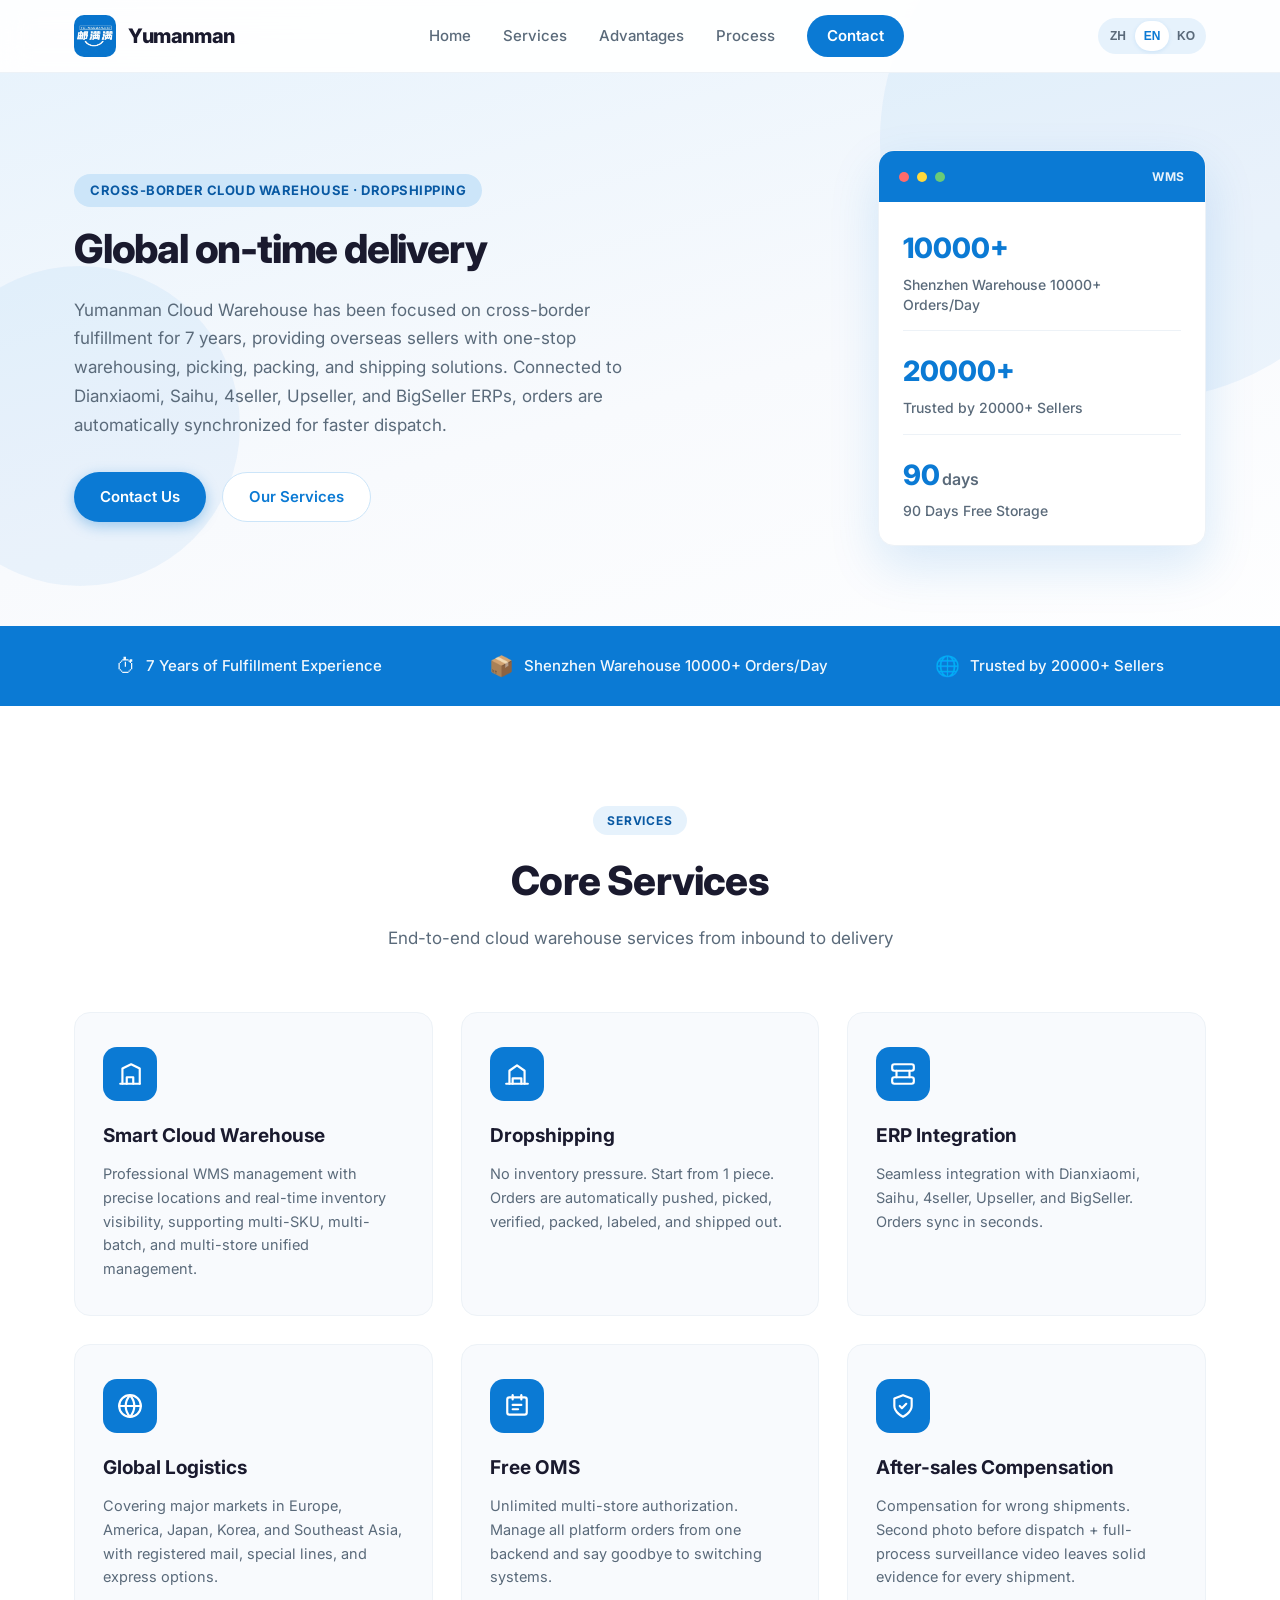
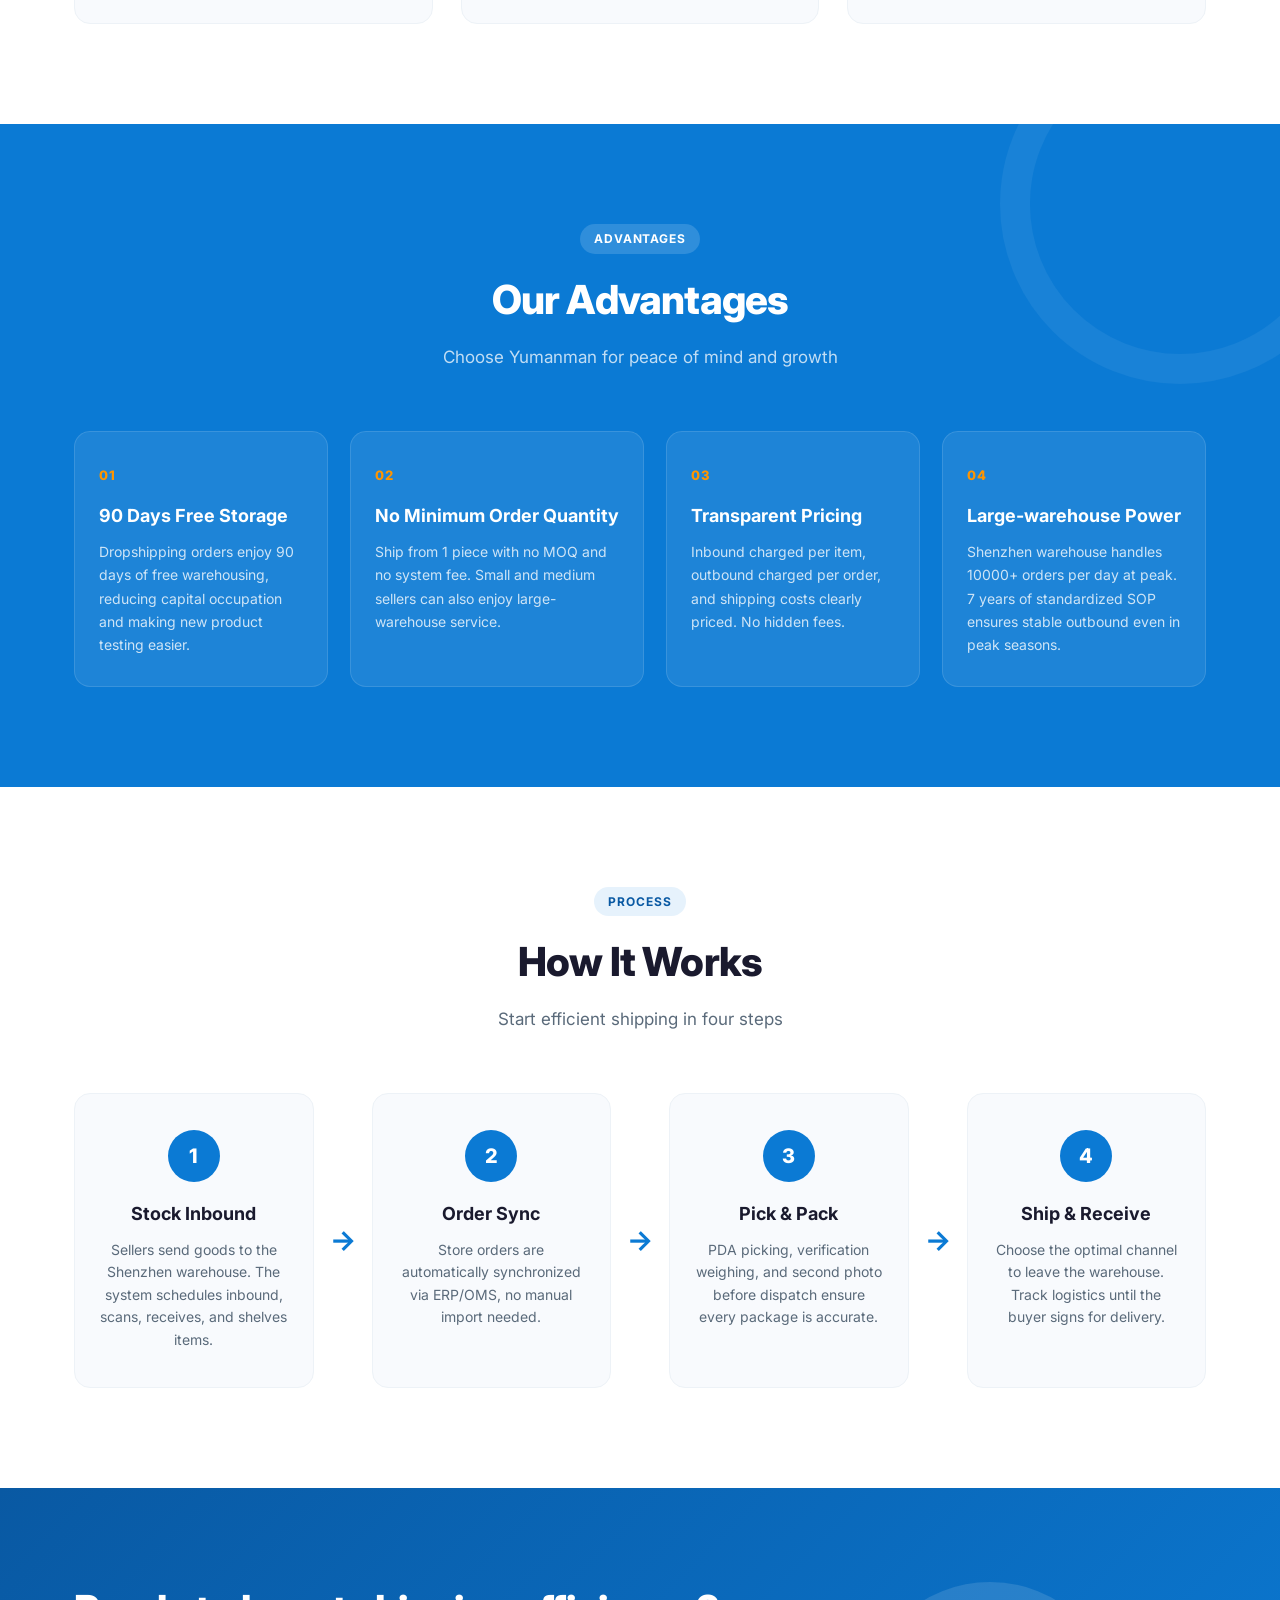
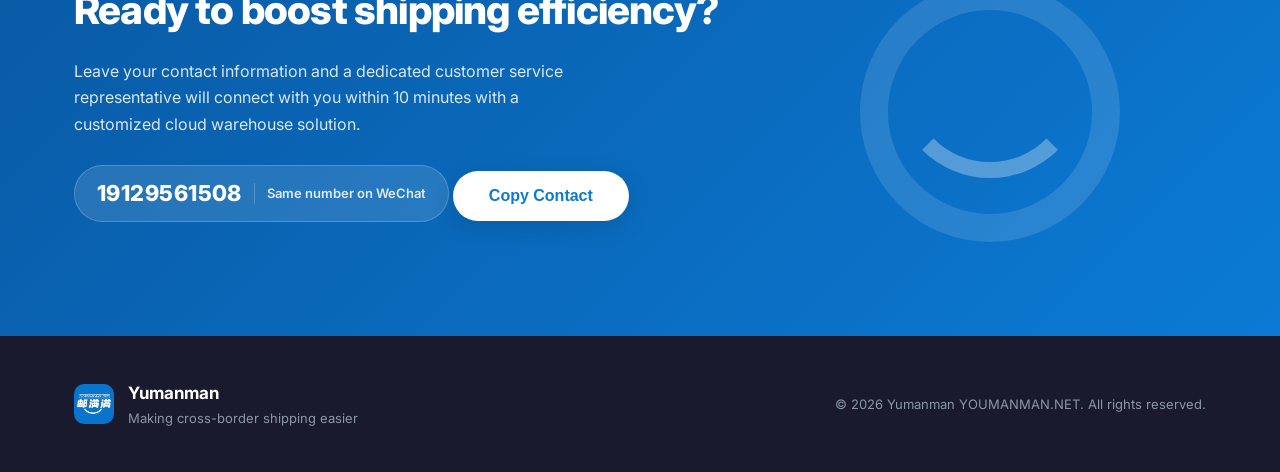
<file: brand-site/index.html>
<!DOCTYPE html>
<html lang="zh-CN">
<head>
  <meta charset="UTF-8">
  <meta name="viewport" content="width=device-width, initial-scale=1.0">
  <meta name="description" content="邮满满云仓 - 跨境云仓一件代发，7年经验，深圳仓日发10000+单，五大ERP直连" data-i18n-key="meta.description">
  <title data-i18n-key="pageTitle">邮满满云仓 | 跨境云仓 · 一件代发</title>
  <link rel="preconnect" href="https://fonts.googleapis.com">
  <link rel="preconnect" href="https://fonts.gstatic.com" crossorigin>
  <link href="https://fonts.googleapis.com/css2?family=Inter:wght@400;500;600;700;800&family=Noto+Sans+SC:wght@400;500;600;700;900&family=Noto+Sans+KR:wght@400;500;600;700;900&display=swap" rel="stylesheet">
  <link rel="stylesheet" href="assets/styles.css">
</head>
<body>
  <header class="site-header" id="header">
    <div class="container header-inner">
      <a href="#" class="logo" aria-label="Yumanman">
        <img src="assets/logo.jpg" alt="Yumanman Logo">
        <span class="logo-text" data-i18n="brand">邮满满</span>
      </a>

      <nav class="main-nav" id="mainNav" aria-label="Main navigation">
        <a href="#home" data-i18n="nav.home">首页</a>
        <a href="#services" data-i18n="nav.services">核心业务</a>
        <a href="#advantages" data-i18n="nav.advantages">服务优势</a>
        <a href="#process" data-i18n="nav.process">作业流程</a>
        <a href="#contact" class="nav-cta" data-i18n="nav.contact">联系我们</a>
      </nav>

      <div class="header-actions">
        <div class="lang-switch" id="langSwitch" aria-label="Language switch">
          <button type="button" data-lang="zh" class="active" data-i18n="lang.zh">ZH</button>
          <button type="button" data-lang="en" data-i18n="lang.en">EN</button>
          <button type="button" data-lang="ko" data-i18n="lang.ko">KO</button>
        </div>
        <button class="menu-toggle" id="menuToggle" aria-label="Toggle menu" aria-expanded="false">
          <span></span><span></span><span></span>
        </button>
      </div>
    </div>
  </header>

  <main>
    <!-- Hero -->
    <section class="hero" id="home">
      <div class="hero-bg" aria-hidden="true">
        <div class="hero-shape shape-1"></div>
        <div class="hero-shape shape-2"></div>
        <div class="hero-smile"></div>
      </div>
      <div class="container hero-inner">
        <div class="hero-content">
          <span class="hero-tag" data-i18n="hero.tagline">跨境云仓 · 一件代发</span>
          <h1 data-i18n="hero.title">包裹准时送达全球买家手中</h1>
          <p class="hero-desc" data-i18n="hero.desc">邮满满云仓深耕跨境履约 7 年，为海外卖家提供仓储、拣货、打包、发货一站式解决方案。接入店小秘、赛狐、4seller、Upseller、BigSeller 五大 ERP，订单自动同步，发货快人一步。</p>
          <div class="hero-cta">
            <a href="#contact" class="btn btn-primary" data-i18n="hero.ctaPrimary">立即咨询</a>
            <a href="#services" class="btn btn-secondary" data-i18n="hero.ctaSecondary">了解服务</a>
          </div>
        </div>
        <div class="hero-visual">
          <div class="hero-card">
            <div class="hero-card-head">
              <span class="dot"></span><span class="dot"></span><span class="dot"></span>
              <span class="hero-card-label">WMS</span>
            </div>
            <div class="hero-card-body">
              <div class="metric">
                <strong>10000+</strong>
                <span data-i18n="trustBar.item2">深圳仓日发 10000+ 单</span>
              </div>
              <div class="metric">
                <strong>20000+</strong>
                <span data-i18n="trustBar.item3">服务 20000+ 卖家</span>
              </div>
              <div class="metric">
                <strong>90<span class="unit" data-i18n="hero.metricUnit">天</span></strong>
                <span data-i18n="advantages.adv1Title">90 天免费仓储</span>
              </div>
            </div>
          </div>
        </div>
      </div>

      <div class="trust-bar">
        <div class="container trust-inner">
          <div class="trust-item"><i aria-hidden="true">⏱</i><span data-i18n="trustBar.item1">7 年跨境履约经验</span></div>
          <div class="trust-item"><i aria-hidden="true">📦</i><span data-i18n="trustBar.item2">深圳仓日发 10000+ 单</span></div>
          <div class="trust-item"><i aria-hidden="true">🌐</i><span data-i18n="trustBar.item3">服务 20000+ 卖家</span></div>
        </div>
      </div>
    </section>

    <!-- Services -->
    <section class="section section-services" id="services">
      <div class="container">
        <div class="section-head">
          <span class="section-tag">Services</span>
          <h2 data-i18n="services.sectionTitle">核心业务</h2>
          <p data-i18n="services.sectionSubtitle">从入库到签收，全链路云仓服务</p>
        </div>
        <div class="services-grid">
          <article class="service-card">
            <div class="service-icon icon-warehouse"></div>
            <h3 data-i18n="services.card1Title">智能云仓</h3>
            <p data-i18n="services.card1Desc">专业 WMS 管理，库位精准、库存实时可视，支持多 SKU、多批次、多店铺统一管理。</p>
          </article>
          <article class="service-card">
            <div class="service-icon icon-ship"></div>
            <h3 data-i18n="services.card2Title">一件代发</h3>
            <p data-i18n="services.card2Desc">无需囤货压力，1 件起发，订单自动推单、拣货、复核、打包、贴单、出库。</p>
          </article>
          <article class="service-card">
            <div class="service-icon icon-erp"></div>
            <h3 data-i18n="services.card3Title">ERP 直连</h3>
            <p data-i18n="services.card3Desc">店小秘、赛狐、4seller、Upseller、BigSeller 五大 ERP 无缝对接，订单秒级同步。</p>
          </article>
          <article class="service-card">
            <div class="service-icon icon-globe"></div>
            <h3 data-i18n="services.card4Title">全球物流</h3>
            <p data-i18n="services.card4Desc">覆盖欧美、日韩、东南亚等主流市场，提供挂号、专线、快递等多元渠道组合。</p>
          </article>
          <article class="service-card">
            <div class="service-icon icon-oms"></div>
            <h3 data-i18n="services.card5Title">免费 OMS</h3>
            <p data-i18n="services.card5Desc">多店铺授权不限数量，一个后台管理所有平台订单，告别多系统切换。</p>
          </article>
          <article class="service-card">
            <div class="service-icon icon-shield"></div>
            <h3 data-i18n="services.card6Title">售后赔付</h3>
            <p data-i18n="services.card6Desc">发错包赔，出库前二次拍照 + 全流程监控录像，为每一次发货留足证据。</p>
          </article>
        </div>
      </div>
    </section>

    <!-- Advantages -->
    <section class="section section-advantages" id="advantages">
      <div class="container">
        <div class="section-head light">
          <span class="section-tag">Advantages</span>
          <h2 data-i18n="advantages.sectionTitle">服务优势</h2>
          <p data-i18n="advantages.sectionSubtitle">选择邮满满，就是选择省心和增长</p>
        </div>
        <div class="advantages-grid">
          <article class="advantage-card">
            <span class="adv-number">01</span>
            <h3 data-i18n="advantages.adv1Title">90 天免费仓储</h3>
            <p data-i18n="advantages.adv1Desc">一件代发订单享 90 天免费仓储，降低卖家资金占用，让新品测款更从容。</p>
          </article>
          <article class="advantage-card">
            <span class="adv-number">02</span>
            <h3 data-i18n="advantages.adv2Title">无最低单量</h3>
            <p data-i18n="advantages.adv2Desc">1 件起发、无最低单量限制，也无需系统费，中小卖家也能享受大仓服务。</p>
          </article>
          <article class="advantage-card">
            <span class="adv-number">03</span>
            <h3 data-i18n="advantages.adv3Title">透明计费</h3>
            <p data-i18n="advantages.adv3Desc">入库按件、出库按单、运费明码标价，无隐藏费用，成本一目了然。</p>
          </article>
          <article class="advantage-card">
            <span class="adv-number">04</span>
            <h3 data-i18n="advantages.adv4Title">大仓履约力</h3>
            <p data-i18n="advantages.adv4Desc">深圳仓日峰值 10000+ 单，7 年沉淀标准化 SOP，旺季也能稳定出库。</p>
          </article>
        </div>
      </div>
    </section>

    <!-- Process -->
    <section class="section section-process" id="process">
      <div class="container">
        <div class="section-head">
          <span class="section-tag" data-i18n="process.sectionTag">Process</span>
          <h2 data-i18n="process.sectionTitle">作业流程</h2>
          <p data-i18n="process.sectionSubtitle">四步开启高效发货</p>
        </div>
        <div class="process-steps">
          <div class="process-step">
            <div class="step-bubble">1</div>
            <h3 data-i18n="process.step1Title">备货入仓</h3>
            <p data-i18n="process.step1Desc">卖家将货物发至深圳仓，系统预约入库，扫码收货上架。</p>
          </div>
          <div class="process-arrow" aria-hidden="true">→</div>
          <div class="process-step">
            <div class="step-bubble">2</div>
            <h3 data-i18n="process.step2Title">订单同步</h3>
            <p data-i18n="process.step2Desc">店铺订单通过 ERP / OMS 自动同步，无需手动导入。</p>
          </div>
          <div class="process-arrow" aria-hidden="true">→</div>
          <div class="process-step">
            <div class="step-bubble">3</div>
            <h3 data-i18n="process.step3Title">拣货打包</h3>
            <p data-i18n="process.step3Desc">PDA 拣货、复核称重、出库前二次拍照，确保包裹准确无误。</p>
          </div>
          <div class="process-arrow" aria-hidden="true">→</div>
          <div class="process-step">
            <div class="step-bubble">4</div>
            <h3 data-i18n="process.step4Title">发货签收</h3>
            <p data-i18n="process.step4Desc">选择最优渠道出仓，物流轨迹可追踪，买家签收完成履约。</p>
          </div>
        </div>
      </div>
    </section>

    <!-- CTA / Contact -->
    <section class="section section-cta" id="contact">
      <div class="container cta-inner">
        <div class="cta-content">
          <h2 data-i18n="cta.title">准备好提升发货效率了吗？</h2>
          <p data-i18n="cta.desc">留下联系方式，专属客服将在 10 分钟内与您对接，提供定制化云仓方案。</p>
          <div class="cta-phone">
            <span class="phone-number" id="phoneNumber">19129561508</span>
            <span class="phone-label" data-i18n="cta.phoneLabel">微信同号</span>
          </div>
          <button type="button" class="btn btn-primary btn-large" id="copyPhone" data-i18n="cta.button">复制联系方式</button>
        </div>
        <div class="cta-visual" aria-hidden="true">
          <div class="smile-ring"></div>
        </div>
      </div>
    </section>
  </main>

  <footer class="site-footer">
    <div class="container footer-inner">
      <div class="footer-brand">
        <img src="assets/logo.jpg" alt="Yumanman Logo">
        <div>
          <strong data-i18n="brand">邮满满</strong>
          <span data-i18n="footer.slogan">让跨境发货更简单</span>
        </div>
      </div>
      <p class="copyright" data-i18n="footer.copyright">© 2026 邮满满 YOUMANMAN.NET. All rights reserved.</p>
    </div>
  </footer>

  <script src="assets/i18n.js?v=13"></script>
  <script src="assets/app.js?v=13"></script>
</body>
</html>
</file>
<file: brand-site/assets/styles.css>
/* ===================== 邮满满品牌官网 —— 设计变量与全局样式 ===================== */
:root{
  /* 品牌色：提取自 Logo */
  --ym-blue: #0B7AD4;
  --ym-blue-700: #0959A3;
  --ym-blue-800: #064274;
  --ym-blue-50: #E6F2FC;
  --ym-blue-100: #CCE5F9;

  /* 辅助色 */
  --ym-white: #FFFFFF;
  --ym-amber: #FF9500;
  --ym-amber-50: #FFF4E6;
  --ym-success: #10B981;

  /* 中性色 */
  --ym-text: #1A1A2E;
  --ym-text-secondary: #5A6A7A;
  --ym-text-muted: #8A96A6;
  --ym-bg: #F8FAFD;
  --ym-surface: #FFFFFF;
  --ym-line: #E2E8F0;
  --ym-line-soft: #EDF2F7;

  /* 字体 */
  --ym-font: 'Inter', 'Noto Sans SC', 'Noto Sans KR', -apple-system, BlinkMacSystemFont, 'Segoe UI', sans-serif;

  /* 尺寸 */
  --container: 1180px;
  --radius: 16px;
  --radius-sm: 10px;
  --shadow-sm: 0 2px 8px rgba(11, 122, 212, 0.06);
  --shadow: 0 10px 30px rgba(11, 122, 212, 0.10);
  --shadow-lg: 0 20px 50px rgba(11, 122, 212, 0.15);

  /* 过渡 */
  --transition: 0.25s cubic-bezier(0.4, 0, 0.2, 1);
}

*{
  box-sizing: border-box;
  margin: 0;
  padding: 0;
}

html{
  scroll-behavior: smooth;
  font-size: 16px;
}

body{
  font-family: var(--ym-font);
  color: var(--ym-text);
  background: var(--ym-bg);
  line-height: 1.6;
  -webkit-font-smoothing: antialiased;
  -moz-osx-font-smoothing: grayscale;
}

a{
  color: inherit;
  text-decoration: none;
}

img{
  max-width: 100%;
  height: auto;
  display: block;
}

h1, h2, h3, .section-tag, .hero-tag, .logo-text, .phone-number, .footer-brand strong{
  white-space: nowrap;
}

.container{
  width: 100%;
  max-width: var(--container);
  margin: 0 auto;
  padding: 0 24px;
}

/* ===================== 按钮 ===================== */
.btn{
  display: inline-flex;
  align-items: center;
  justify-content: center;
  gap: 8px;
  padding: 12px 26px;
  border-radius: 100px;
  font-weight: 600;
  font-size: 15px;
  transition: all var(--transition);
  cursor: pointer;
  border: none;
  white-space: nowrap;
}

.btn-primary{
  background: var(--ym-blue);
  color: var(--ym-white);
  box-shadow: 0 4px 14px rgba(11, 122, 212, 0.35);
}

.btn-primary:hover{
  background: var(--ym-blue-700);
  transform: translateY(-2px);
  box-shadow: 0 6px 20px rgba(11, 122, 212, 0.42);
}

.btn-secondary{
  background: var(--ym-white);
  color: var(--ym-blue);
  border: 1.5px solid var(--ym-blue-100);
}

.btn-secondary:hover{
  background: var(--ym-blue-50);
  border-color: var(--ym-blue);
}

.btn-large{
  padding: 16px 36px;
  font-size: 16px;
}

/* ===================== 导航栏 ===================== */
.site-header{
  position: fixed;
  top: 0;
  left: 0;
  right: 0;
  z-index: 1000;
  background: rgba(255, 255, 255, 0.92);
  backdrop-filter: blur(14px);
  -webkit-backdrop-filter: blur(14px);
  border-bottom: 1px solid var(--ym-line-soft);
  transition: box-shadow var(--transition);
}

.site-header.scrolled{
  box-shadow: var(--shadow-sm);
}

.header-inner{
  display: flex;
  align-items: center;
  justify-content: space-between;
  height: 72px;
}

.logo{
  display: flex;
  align-items: center;
  gap: 12px;
  font-weight: 800;
  font-size: 20px;
  color: var(--ym-text);
}

.logo img{
  width: 42px;
  height: 42px;
  border-radius: var(--radius-sm);
  object-fit: cover;
}

.logo-text{
  letter-spacing: -0.02em;
}

.main-nav{
  display: flex;
  align-items: center;
  gap: 32px;
}

.main-nav a{
  font-size: 15px;
  font-weight: 500;
  color: var(--ym-text-secondary);
  transition: color var(--transition);
  position: relative;
}

.main-nav a:hover{
  color: var(--ym-blue);
}

.main-nav a::after{
  content: '';
  position: absolute;
  left: 0;
  bottom: -4px;
  width: 0;
  height: 2px;
  background: var(--ym-blue);
  transition: width var(--transition);
  border-radius: 2px;
}

.main-nav a:hover::after{
  width: 100%;
}

.main-nav .nav-cta{
  padding: 9px 20px;
  background: var(--ym-blue);
  color: var(--ym-white);
  border-radius: 100px;
  font-weight: 600;
}

.main-nav .nav-cta::after{
  display: none;
}

.main-nav .nav-cta:hover{
  background: var(--ym-blue-700);
  color: var(--ym-white);
}

.header-actions{
  display: flex;
  align-items: center;
  gap: 18px;
}

.lang-switch{
  display: flex;
  align-items: center;
  background: var(--ym-blue-50);
  border-radius: 100px;
  padding: 3px;
}

.lang-switch button{
  appearance: none;
  border: none;
  background: transparent;
  color: var(--ym-text-secondary);
  font-size: 12px;
  font-weight: 600;
  width: 34px;
  height: 30px;
  border-radius: 100px;
  cursor: pointer;
  transition: all var(--transition);
}

.lang-switch button.active{
  background: var(--ym-white);
  color: var(--ym-blue);
  box-shadow: 0 1px 4px rgba(11, 122, 212, 0.12);
}

.menu-toggle{
  display: none;
  flex-direction: column;
  justify-content: center;
  gap: 5px;
  width: 40px;
  height: 40px;
  background: transparent;
  border: none;
  cursor: pointer;
}

.menu-toggle span{
  display: block;
  width: 24px;
  height: 2.5px;
  background: var(--ym-text);
  border-radius: 2px;
  transition: all var(--transition);
}

.menu-toggle[aria-expanded="true"] span:nth-child(1){
  transform: translateY(7.5px) rotate(45deg);
}

.menu-toggle[aria-expanded="true"] span:nth-child(2){
  opacity: 0;
}

.menu-toggle[aria-expanded="true"] span:nth-child(3){
  transform: translateY(-7.5px) rotate(-45deg);
}

/* ===================== Hero ===================== */
.hero{
  position: relative;
  padding: 150px 0 0;
  background: linear-gradient(165deg, var(--ym-blue-50) 0%, var(--ym-bg) 55%, var(--ym-white) 100%);
  overflow: hidden;
  min-height: 680px;
  max-height: 900px;
  display: flex;
  flex-direction: column;
}

.hero-bg{
  position: absolute;
  inset: 0;
  pointer-events: none;
  overflow: hidden;
}

.hero-shape{
  position: absolute;
  border-radius: 50%;
  background: var(--ym-blue);
  opacity: 0.06;
}

.shape-1{
  width: 520px;
  height: 520px;
  top: -120px;
  right: -120px;
}

.shape-2{
  width: 320px;
  height: 320px;
  bottom: 120px;
  left: -80px;
}

.hero-smile{
  position: absolute;
  width: 360px;
  height: 180px;
  border: 24px solid var(--ym-blue);
  border-top-color: transparent;
  border-left-color: transparent;
  border-right-color: transparent;
  border-radius: 0 0 360px 360px;
  bottom: -40px;
  right: 10%;
  opacity: 0.08;
}

.hero-inner{
  position: relative;
  display: grid;
  grid-template-columns: minmax(0, 1.4fr) minmax(300px, 0.6fr);
  gap: 40px;
  align-items: center;
  flex: 1 1 auto;
  padding-bottom: 80px;
}

.hero-tag{
  display: inline-block;
  padding: 6px 16px;
  background: var(--ym-blue-100);
  color: var(--ym-blue-700);
  font-size: 13px;
  font-weight: 700;
  letter-spacing: 0.04em;
  border-radius: 100px;
  margin-bottom: 20px;
  text-transform: uppercase;
}

.hero h1{
  font-size: clamp(20px, 3.2vw, 40px);
  line-height: 1.12;
  font-weight: 800;
  letter-spacing: -0.03em;
  margin-bottom: 24px;
  color: var(--ym-text);
  white-space: nowrap;
}

:lang(ko) .hero h1{
  font-size: clamp(18px, 2.8vw, 34px);
}

.hero-desc{
  font-size: 17px;
  color: var(--ym-text-secondary);
  max-width: 560px;
  margin-bottom: 32px;
  line-height: 1.7;
}

.hero-cta{
  display: flex;
  gap: 16px;
  flex-wrap: wrap;
}

.hero-visual{
  display: flex;
  justify-content: center;
  align-items: center;
}

.hero-card{
  background: var(--ym-surface);
  border-radius: var(--radius);
  box-shadow: var(--shadow-lg);
  width: 100%;
  max-width: 360px;
  overflow: hidden;
  border: 1px solid var(--ym-line-soft);
}

.hero-card-head{
  display: flex;
  align-items: center;
  gap: 8px;
  padding: 16px 20px;
  background: var(--ym-blue);
  color: var(--ym-white);
}

.hero-card-head .dot{
  width: 10px;
  height: 10px;
  border-radius: 50%;
  background: rgba(255,255,255,0.5);
}

.hero-card-head .dot:first-child{
  background: #FF6B6B;
}

.hero-card-head .dot:nth-child(2){
  background: #FFD93D;
}

.hero-card-head .dot:nth-child(3){
  background: #6BCB77;
}

.hero-card-label{
  margin-left: auto;
  font-size: 12px;
  font-weight: 700;
  letter-spacing: 0.06em;
  opacity: 0.9;
}

.hero-card-body{
  padding: 24px;
  display: flex;
  flex-direction: column;
  gap: 18px;
}

.metric{
  display: flex;
  flex-direction: column;
  align-items: flex-start;
  gap: 4px;
  padding-bottom: 16px;
  border-bottom: 1px solid var(--ym-line-soft);
}

.metric:last-child{
  border-bottom: none;
  padding-bottom: 0;
}

.metric strong{
  font-size: 28px;
  font-weight: 800;
  color: var(--ym-blue);
  white-space: nowrap;
}

.metric strong .unit{
  font-size: 16px;
  font-weight: 600;
  margin-left: 2px;
}

.metric span{
  font-size: 14px;
  color: var(--ym-text-secondary);
  font-weight: 500;
  line-height: 1.4;
}

/* 信任条 */
.trust-bar{
  position: relative;
  background: var(--ym-blue);
  color: var(--ym-white);
  padding: 24px 0;
}

.trust-inner{
  display: flex;
  justify-content: space-around;
  align-items: center;
  gap: 24px;
}

.trust-item{
  display: flex;
  align-items: center;
  gap: 10px;
  font-size: 15px;
  font-weight: 500;
  opacity: 0.95;
}

.trust-item i{
  font-style: normal;
  font-size: 20px;
}

/* ===================== 通用区块 ===================== */
.section{
  padding: 100px 0;
}

.section-head{
  text-align: center;
  max-width: 640px;
  margin: 0 auto 60px;
}

.section-head.light{
  color: var(--ym-white);
}

.section-head.light .section-tag{
  background: rgba(255,255,255,0.15);
  color: var(--ym-white);
}

.section-head.light p{
  color: rgba(255,255,255,0.75);
}

.section-tag{
  display: inline-block;
  padding: 5px 14px;
  background: var(--ym-blue-50);
  color: var(--ym-blue-700);
  font-size: 12px;
  font-weight: 700;
  letter-spacing: 0.08em;
  text-transform: uppercase;
  border-radius: 100px;
  margin-bottom: 14px;
}

.section-head h2{
  font-size: clamp(24px, 3.2vw, 40px);
  font-weight: 800;
  letter-spacing: -0.02em;
  margin-bottom: 12px;
  white-space: nowrap;
}

.section-head p{
  font-size: 17px;
  color: var(--ym-text-secondary);
}

/* ===================== Services ===================== */
.section-services{
  background: var(--ym-white);
}

.services-grid{
  display: grid;
  grid-template-columns: repeat(3, 1fr);
  gap: 28px;
}

.service-card{
  background: var(--ym-bg);
  border: 1px solid var(--ym-line-soft);
  border-radius: var(--radius);
  padding: 34px 28px;
  transition: all var(--transition);
}

.service-card:hover{
  transform: translateY(-6px);
  box-shadow: var(--shadow);
  border-color: var(--ym-blue-100);
}

.service-icon{
  width: 54px;
  height: 54px;
  border-radius: 14px;
  background: var(--ym-blue);
  display: flex;
  align-items: center;
  justify-content: center;
  margin-bottom: 20px;
  position: relative;
}

.service-icon::before{
  content: '';
  width: 26px;
  height: 26px;
  background-repeat: no-repeat;
  background-position: center;
  background-size: contain;
  filter: brightness(0) invert(1);
}

.icon-warehouse::before{
  background-image: url("data:image/svg+xml,%3Csvg xmlns='http://www.w3.org/2000/svg' viewBox='0 0 24 24' fill='none' stroke='white' stroke-width='2' stroke-linecap='round' stroke-linejoin='round'%3E%3Cpath d='M3 21h18'/%3E%3Cpath d='M5 21V7l8-4 8 4v14'/%3E%3Cpath d='M9 21v-6h6v6'/%3E%3C/svg%3E");
}

.icon-ship::before{
  background-image: url("data:image/svg+xml,%3Csvg xmlns='http://www.w3.org/2000/svg' viewBox='0 0 24 24' fill='none' stroke='white' stroke-width='2' stroke-linecap='round' stroke-linejoin='round'%3E%3Cpath d='M2 21h20'/%3E%3Cpath d='M19 21V9l-7-5-7 5v12'/%3E%3Cpath d='M8 21v-5h8v5'/%3E%3C/svg%3E");
}

.icon-erp::before{
  background-image: url("data:image/svg+xml,%3Csvg xmlns='http://www.w3.org/2000/svg' viewBox='0 0 24 24' fill='none' stroke='white' stroke-width='2' stroke-linecap='round' stroke-linejoin='round'%3E%3Crect x='2' y='3' width='20' height='6' rx='2'/%3E%3Crect x='2' y='15' width='20' height='6' rx='2'/%3E%3Cpath d='M6 9v6'/%3E%3Cpath d='M18 9v6'/%3E%3C/svg%3E");
}

.icon-globe::before{
  background-image: url("data:image/svg+xml,%3Csvg xmlns='http://www.w3.org/2000/svg' viewBox='0 0 24 24' fill='none' stroke='white' stroke-width='2' stroke-linecap='round' stroke-linejoin='round'%3E%3Ccircle cx='12' cy='12' r='10'/%3E%3Cpath d='M2 12h20'/%3E%3Cpath d='M12 2a15.3 15.3 0 0 1 4 10 15.3 15.3 0 0 1-4 10 15.3 15.3 0 0 1-4-10 15.3 15.3 0 0 1 4-10z'/%3E%3C/svg%3E");
}

.icon-oms::before{
  background-image: url("data:image/svg+xml,%3Csvg xmlns='http://www.w3.org/2000/svg' viewBox='0 0 24 24' fill='none' stroke='white' stroke-width='2' stroke-linecap='round' stroke-linejoin='round'%3E%3Crect x='3' y='4' width='18' height='16' rx='2'/%3E%3Cpath d='M8 2v4'/%3E%3Cpath d='M16 2v4'/%3E%3Cpath d='M8 11h8'/%3E%3Cpath d='M8 15h5'/%3E%3C/svg%3E");
}

.icon-shield::before{
  background-image: url("data:image/svg+xml,%3Csvg xmlns='http://www.w3.org/2000/svg' viewBox='0 0 24 24' fill='none' stroke='white' stroke-width='2' stroke-linecap='round' stroke-linejoin='round'%3E%3Cpath d='M12 22s8-4 8-10V5l-8-3-8 3v7c0 6 8 10 8 10z'/%3E%3Cpath d='m9 12 2 2 4-4'/%3E%3C/svg%3E");
}

.service-card h3{
  font-size: 19px;
  font-weight: 700;
  margin-bottom: 10px;
}

.service-card p{
  font-size: 14.5px;
  color: var(--ym-text-secondary);
  line-height: 1.65;
}

/* ===================== Advantages ===================== */
.section-advantages{
  background: var(--ym-blue);
  color: var(--ym-white);
  position: relative;
  overflow: hidden;
}

.section-advantages::before{
  content: '';
  position: absolute;
  width: 300px;
  height: 300px;
  border: 30px solid rgba(255,255,255,0.06);
  border-radius: 50%;
  top: -100px;
  right: -80px;
}

.advantages-grid{
  display: grid;
  grid-template-columns: repeat(4, 1fr);
  gap: 22px;
  position: relative;
  z-index: 1;
}

.advantage-card{
  background: rgba(255,255,255,0.08);
  border: 1px solid rgba(255,255,255,0.12);
  border-radius: var(--radius);
  padding: 30px 24px;
  transition: all var(--transition);
}

.advantage-card:hover{
  background: rgba(255,255,255,0.12);
  transform: translateY(-4px);
}

.adv-number{
  display: inline-block;
  font-size: 13px;
  font-weight: 800;
  color: var(--ym-amber);
  margin-bottom: 16px;
  letter-spacing: 0.04em;
}

.advantage-card h3{
  font-size: 18px;
  font-weight: 700;
  margin-bottom: 10px;
}

.advantage-card p{
  font-size: 14px;
  color: rgba(255,255,255,0.78);
  line-height: 1.65;
}

/* ===================== Process ===================== */
.section-process{
  background: var(--ym-white);
}

.process-steps{
  display: flex;
  align-items: stretch;
  justify-content: center;
  gap: 16px;
}

.process-step{
  flex: 1 1 0;
  min-width: 0;
  text-align: center;
  padding: 36px 24px;
  background: var(--ym-bg);
  border-radius: var(--radius);
  border: 1px solid var(--ym-line-soft);
  transition: all var(--transition);
}

.process-step:hover{
  box-shadow: var(--shadow);
  border-color: var(--ym-blue-100);
}

.step-bubble{
  width: 52px;
  height: 52px;
  border-radius: 50%;
  background: var(--ym-blue);
  color: var(--ym-white);
  display: flex;
  align-items: center;
  justify-content: center;
  font-size: 20px;
  font-weight: 800;
  margin: 0 auto 18px;
}

.process-step h3{
  font-size: 18px;
  font-weight: 700;
  margin-bottom: 10px;
}

.process-step p{
  font-size: 14px;
  color: var(--ym-text-secondary);
  line-height: 1.6;
}

.process-arrow{
  display: flex;
  align-items: center;
  justify-content: center;
  font-size: 28px;
  color: var(--ym-blue);
  font-weight: 700;
  align-self: center;
}

/* ===================== CTA ===================== */
.section-cta{
  background: linear-gradient(135deg, var(--ym-blue-700) 0%, var(--ym-blue) 100%);
  color: var(--ym-white);
  position: relative;
  overflow: hidden;
  padding: 90px 0;
}

.cta-inner{
  position: relative;
  display: grid;
  grid-template-columns: 1.2fr 0.8fr;
  gap: 50px;
  align-items: center;
}

.cta-content{
  position: relative;
  z-index: 1;
}

.cta-content h2{
  font-size: clamp(28px, 3.2vw, 40px);
  font-weight: 800;
  margin-bottom: 16px;
  letter-spacing: -0.02em;
}

.cta-content p{
  font-size: 16px;
  color: rgba(255,255,255,0.85);
  max-width: 520px;
  margin-bottom: 28px;
  line-height: 1.65;
}

.cta-phone{
  display: inline-flex;
  align-items: center;
  gap: 12px;
  background: rgba(255,255,255,0.12);
  border: 1px solid rgba(255,255,255,0.2);
  border-radius: 100px;
  padding: 10px 22px;
  margin-bottom: 24px;
}

.phone-number{
  font-size: 22px;
  font-weight: 800;
  letter-spacing: 0.02em;
}

.phone-label{
  font-size: 13px;
  font-weight: 600;
  opacity: 0.85;
  padding-left: 12px;
  border-left: 1px solid rgba(255,255,255,0.25);
}

.section-cta .btn-primary{
  background: var(--ym-white);
  color: var(--ym-blue);
  box-shadow: 0 6px 24px rgba(0,0,0,0.12);
}

.section-cta .btn-primary:hover{
  background: var(--ym-amber);
  color: var(--ym-white);
}

.cta-visual{
  display: flex;
  align-items: center;
  justify-content: center;
}

.smile-ring{
  width: 260px;
  height: 260px;
  border-radius: 50%;
  border: 28px solid rgba(255,255,255,0.12);
  position: relative;
}

.smile-ring::after{
  content: '';
  position: absolute;
  width: 160px;
  height: 80px;
  border: 16px solid rgba(255,255,255,0.3);
  border-top-color: transparent;
  border-left-color: transparent;
  border-right-color: transparent;
  border-radius: 0 0 160px 160px;
  top: 55%;
  left: 50%;
  transform: translate(-50%, -50%);
}

/* ===================== Footer ===================== */
.site-footer{
  background: var(--ym-text);
  color: var(--ym-white);
  padding: 44px 0;
}

.footer-inner{
  display: flex;
  align-items: center;
  justify-content: space-between;
  gap: 24px;
}

.footer-brand{
  display: flex;
  align-items: center;
  gap: 14px;
}

.footer-brand img{
  width: 40px;
  height: 40px;
  border-radius: var(--radius-sm);
}

.footer-brand strong{
  display: block;
  font-size: 17px;
  font-weight: 700;
}

.footer-brand span{
  display: block;
  font-size: 13px;
  color: var(--ym-text-muted);
}

.copyright{
  font-size: 13px;
  color: var(--ym-text-muted);
}

/* ===================== 响应式 ===================== */
@media (max-width: 1024px){
  .hero-inner{
    grid-template-columns: 1fr;
    gap: 50px;
    text-align: center;
  }

  .hero-desc{
    margin-left: auto;
    margin-right: auto;
  }

  .hero-cta{
    justify-content: center;
  }

  .services-grid{
    grid-template-columns: repeat(2, 1fr);
  }

  .advantages-grid{
    grid-template-columns: repeat(2, 1fr);
  }

  .cta-inner{
    grid-template-columns: 1fr;
    text-align: center;
  }

  .cta-content p{
    margin-left: auto;
    margin-right: auto;
  }

  .cta-visual{
    display: none;
  }
}

@media (max-width: 768px){
  .main-nav{
    position: fixed;
    top: 72px;
    left: 0;
    right: 0;
    bottom: 0;
    background: rgba(255,255,255,0.98);
    backdrop-filter: blur(10px);
    flex-direction: column;
    align-items: center;
    justify-content: flex-start;
    padding-top: 40px;
    gap: 24px;
    transform: translateX(100%);
    transition: transform var(--transition);
    box-shadow: var(--shadow);
  }

  .main-nav.open{
    transform: translateX(0);
  }

  .main-nav a{
    font-size: 18px;
  }

  .main-nav .nav-cta{
    margin-top: 10px;
  }

  .menu-toggle{
    display: flex;
  }

  .header-actions{
    gap: 12px;
  }

  .lang-switch button{
    width: 30px;
    height: 28px;
    font-size: 11px;
  }

  .hero{
    padding-top: 100px;
    min-height: auto;
    max-height: none;
  }

  .hero-inner{
    padding-bottom: 50px;
    gap: 36px;
  }

  .hero h1{
    font-size: clamp(15px, 4.6vw, 22px);
    white-space: nowrap;
  }

  :lang(ko) .hero h1{
    font-size: clamp(14px, 4.2vw, 20px);
  }

  .hero-card{
    max-width: 320px;
    margin: 0 auto;
  }

  .trust-inner{
    flex-direction: column;
    gap: 14px;
  }

  .section{
    padding: 70px 0;
  }

  .services-grid{
    grid-template-columns: 1fr;
  }

  .advantages-grid{
    grid-template-columns: 1fr;
  }

  .process-steps{
    flex-direction: column;
  }

  .process-arrow{
    transform: rotate(90deg);
  }

  .cta-phone{
    flex-direction: column;
    gap: 6px;
    border-radius: var(--radius);
  }

  .phone-label{
    border-left: none;
    border-top: 1px solid rgba(255,255,255,0.25);
    padding-left: 0;
    padding-top: 6px;
  }

  .footer-inner{
    flex-direction: column;
    text-align: center;
  }
}

@media (max-width: 480px){
  .container{
    padding: 0 18px;
  }

  .hero-inner{
    text-align: left;
  }

  .hero-desc{
    margin-left: 0;
    margin-right: 0;
  }

  .hero-cta{
    justify-content: flex-start;
  }

  .logo-text{
    display: none;
  }

  .header-actions{
    gap: 8px;
    flex-shrink: 0;
  }

  .lang-switch button{
    width: 28px;
    height: 26px;
    font-size: 10px;
  }

  .menu-toggle{
    display: flex;
  }

  .hero-cta{
    flex-direction: column;
    align-items: stretch;
  }

  .btn{
    width: 100%;
  }

  .metric strong{
    font-size: 24px;
  }

  .service-card,
  .advantage-card,
  .process-step{
    padding: 26px 20px;
  }
}

/* ===================== 滚动显现动画 ===================== */
.reveal{
  opacity: 0;
  transform: translateY(24px);
  transition: opacity 0.6s ease, transform 0.6s ease;
}

.reveal.visible{
  opacity: 1;
  transform: translateY(0);
}
</file>
